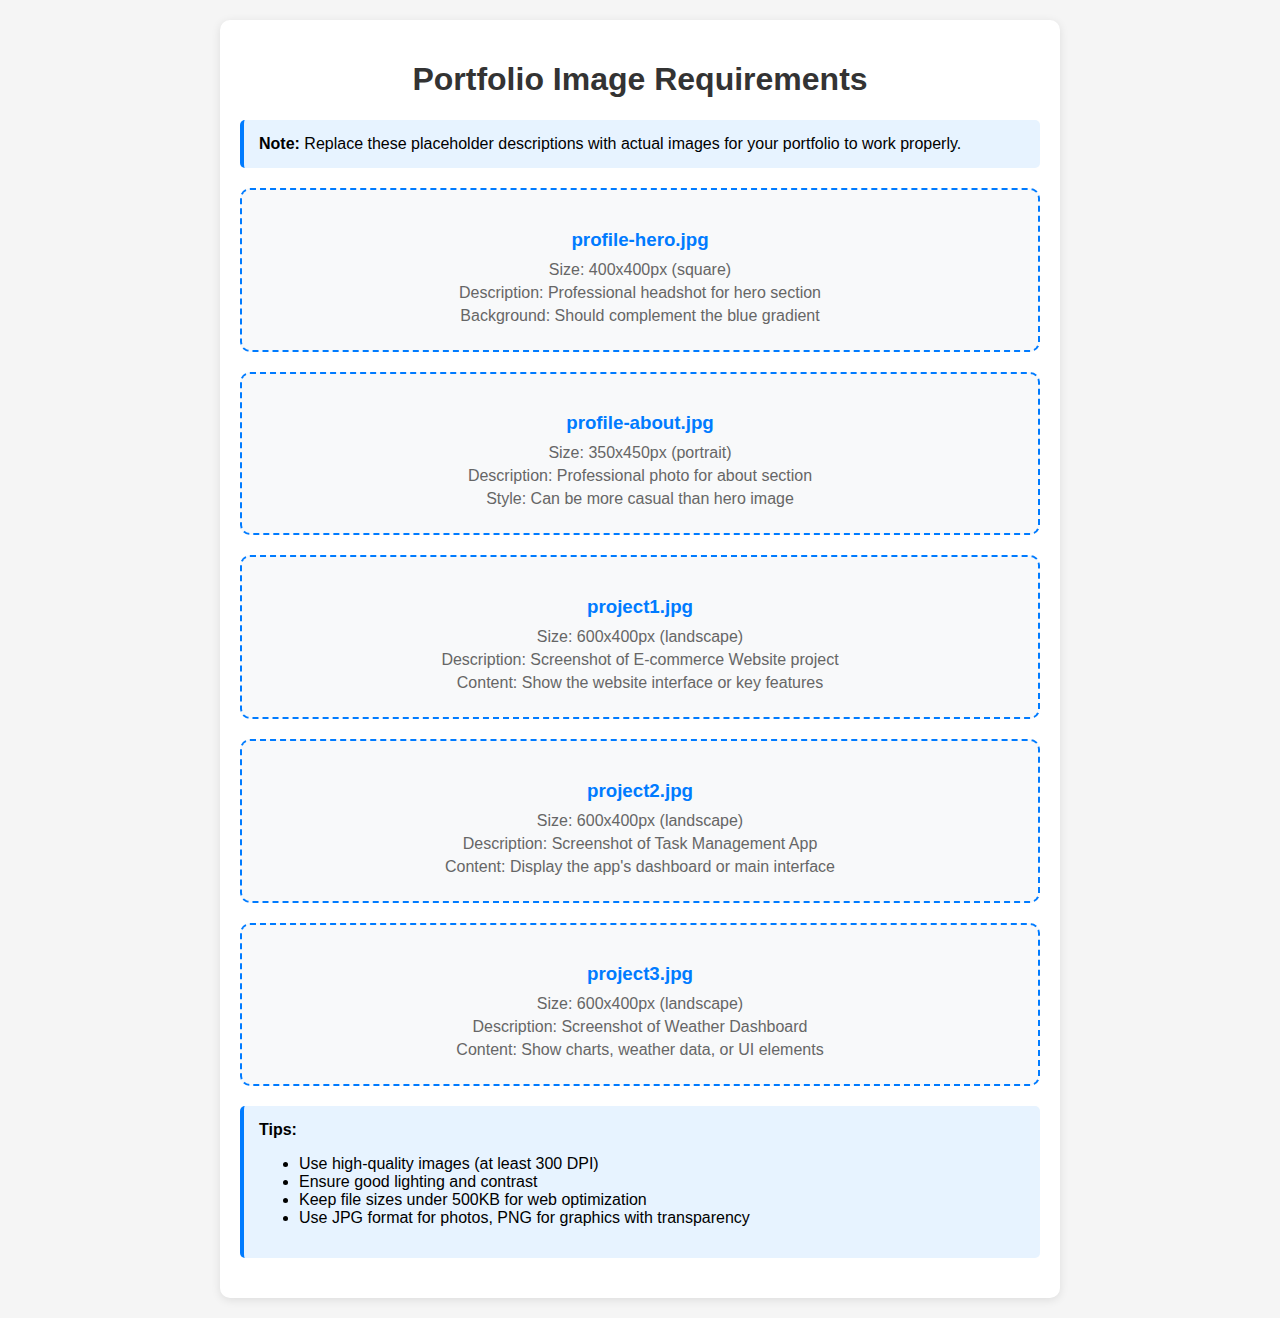
<file: image-placeholder.html>
<!DOCTYPE html>
<html lang="en">
<head>
    <meta charset="UTF-8">
    <meta name="viewport" content="width=device-width, initial-scale=1.0">
    <title>Image Placeholder Generator</title>
    <style>
        body {
            font-family: Arial, sans-serif;
            margin: 20px;
            background: #f5f5f5;
        }
        .container {
            max-width: 800px;
            margin: 0 auto;
            background: white;
            padding: 20px;
            border-radius: 10px;
            box-shadow: 0 2px 10px rgba(0,0,0,0.1);
        }
        h1 {
            color: #333;
            text-align: center;
        }
        .placeholder {
            margin: 20px 0;
            padding: 20px;
            border: 2px dashed #007bff;
            border-radius: 10px;
            text-align: center;
            background: #f8f9fa;
        }
        .placeholder h3 {
            color: #007bff;
            margin-bottom: 10px;
        }
        .placeholder p {
            color: #666;
            margin: 5px 0;
        }
        .note {
            background: #e7f3ff;
            padding: 15px;
            border-radius: 5px;
            border-left: 4px solid #007bff;
            margin: 20px 0;
        }
    </style>
</head>
<body>
    <div class="container">
        <h1>Portfolio Image Requirements</h1>
        
        <div class="note">
            <strong>Note:</strong> Replace these placeholder descriptions with actual images for your portfolio to work properly.
        </div>

        <div class="placeholder">
            <h3>profile-hero.jpg</h3>
            <p>Size: 400x400px (square)</p>
            <p>Description: Professional headshot for hero section</p>
            <p>Background: Should complement the blue gradient</p>
        </div>

        <div class="placeholder">
            <h3>profile-about.jpg</h3>
            <p>Size: 350x450px (portrait)</p>
            <p>Description: Professional photo for about section</p>
            <p>Style: Can be more casual than hero image</p>
        </div>

        <div class="placeholder">
            <h3>project1.jpg</h3>
            <p>Size: 600x400px (landscape)</p>
            <p>Description: Screenshot of E-commerce Website project</p>
            <p>Content: Show the website interface or key features</p>
        </div>

        <div class="placeholder">
            <h3>project2.jpg</h3>
            <p>Size: 600x400px (landscape)</p>
            <p>Description: Screenshot of Task Management App</p>
            <p>Content: Display the app's dashboard or main interface</p>
        </div>

        <div class="placeholder">
            <h3>project3.jpg</h3>
            <p>Size: 600x400px (landscape)</p>
            <p>Description: Screenshot of Weather Dashboard</p>
            <p>Content: Show charts, weather data, or UI elements</p>
        </div>

        <div class="note">
            <strong>Tips:</strong>
            <ul>
                <li>Use high-quality images (at least 300 DPI)</li>
                <li>Ensure good lighting and contrast</li>
                <li>Keep file sizes under 500KB for web optimization</li>
                <li>Use JPG format for photos, PNG for graphics with transparency</li>
            </ul>
        </div>
    </div>
</body>
</html>
</file>
